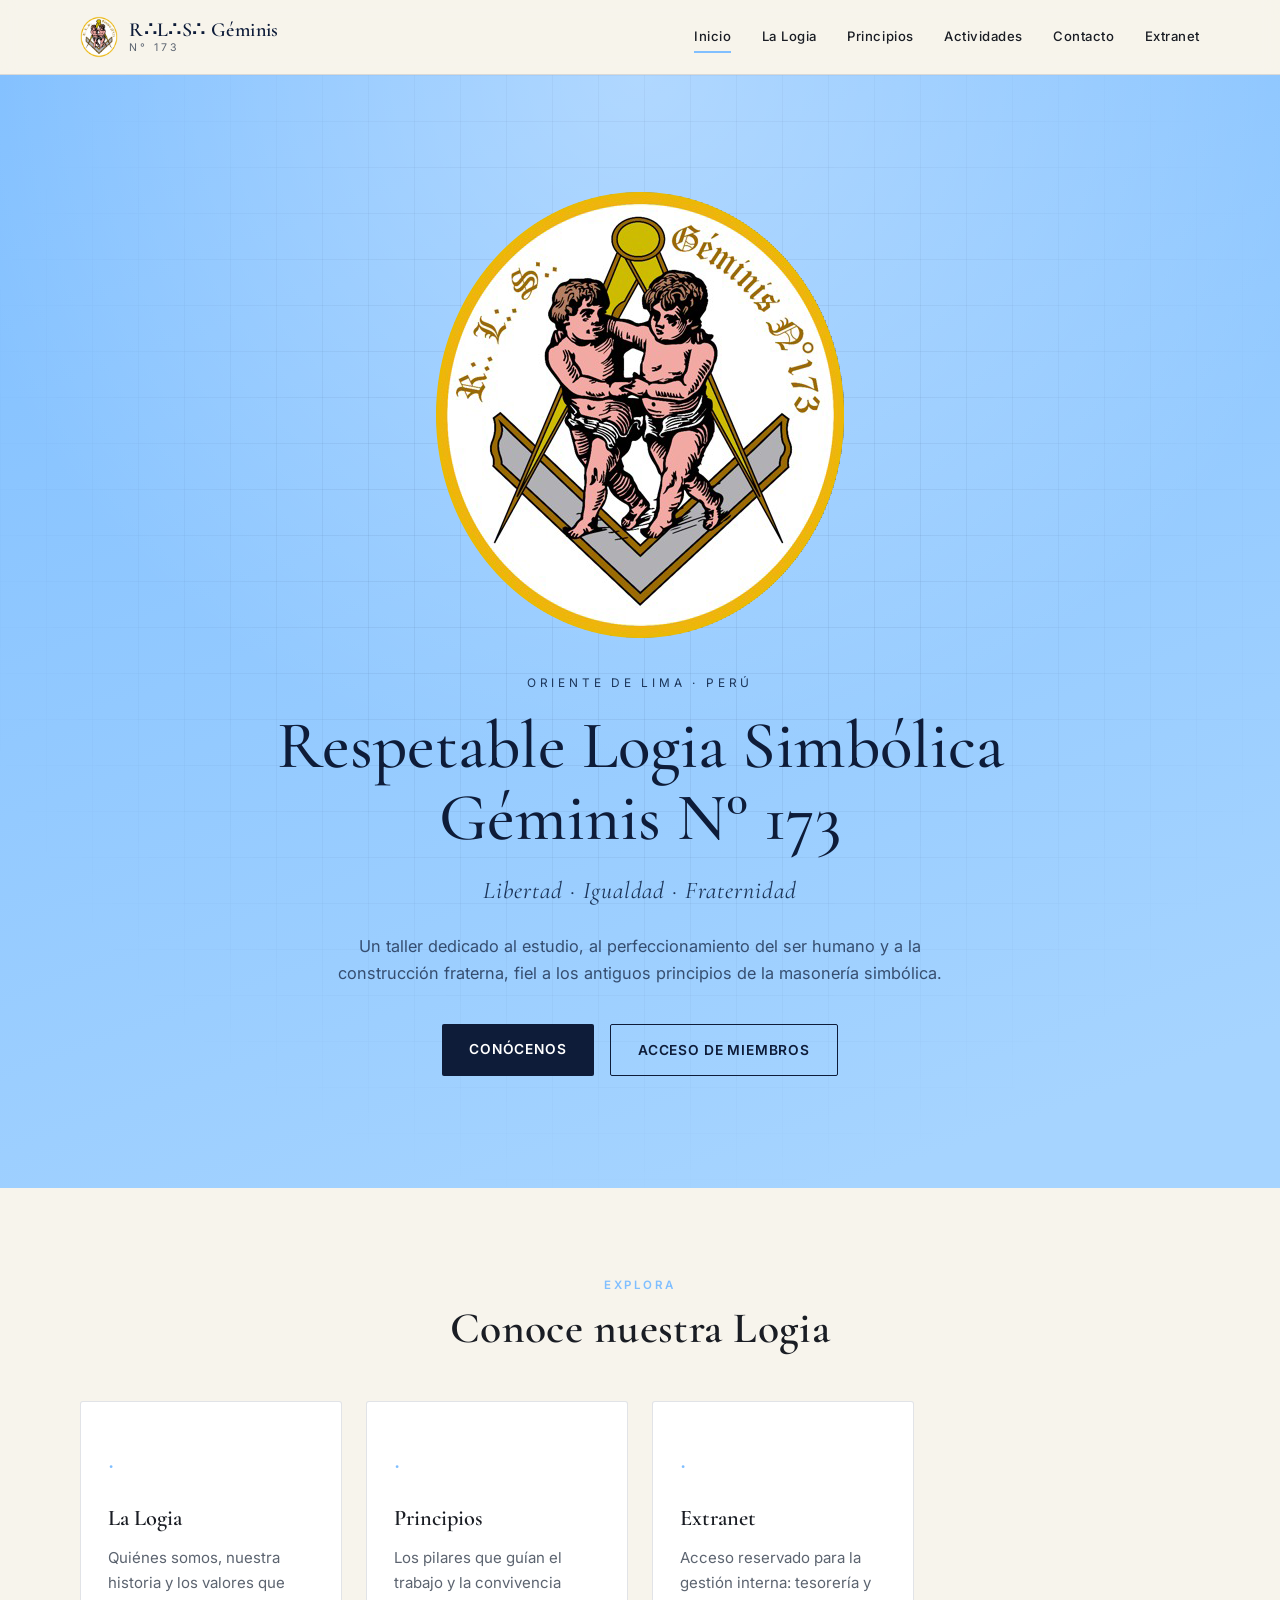
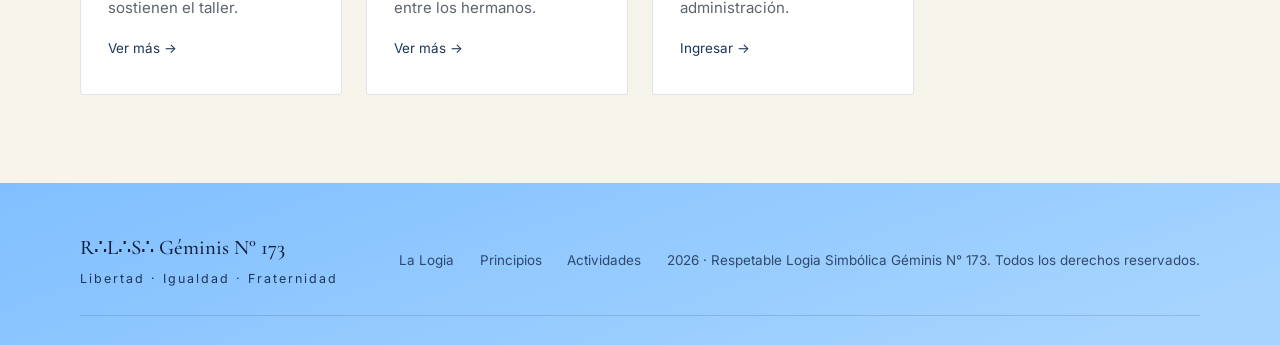
<file: index.html>
<!DOCTYPE html>
<html lang="es">
<head>
<meta charset="UTF-8">
<meta name="viewport" content="width=device-width, initial-scale=1.0">
<title>R∴L∴S∴ Géminis N° 173 — Inicio</title>
<meta name="description" content="Respetable Logia Simbólica Géminis N° 173 — Libertad, Igualdad, Fraternidad.">
<link rel="icon" type="image/png" href="Logoo.png">
<link rel="preconnect" href="https://fonts.googleapis.com">
<link rel="preconnect" href="https://fonts.gstatic.com" crossorigin>
<link href="https://fonts.googleapis.com/css2?family=Cormorant+Garamond:ital,wght@0,400;0,500;0,600;1,400&family=Inter:wght@400;500;600&display=swap" rel="stylesheet">
<link rel="stylesheet" href="styles.css">
</head>
<body>

<header class="cabecera" id="cabecera">
  <div class="contenedor cabecera__fila">
    <a href="index.html" class="marca">
      <span class="marca__emblema" aria-hidden="true">
        <img src="Logoo.png" alt="Logo R∴L∴S∴ Géminis 173" class="marca__logo">
      </span>
      <span class="marca__texto">
        <strong>R∴L∴S∴ Géminis</strong>
        <small>N° 173</small>
      </span>
    </a>
    <nav class="nav" id="nav" aria-label="Navegación principal">
      <a href="index.html" class="activo" aria-current="page">Inicio</a>
      <a href="Logia.html">La Logia</a>
      <a href="Principios.html">Principios</a>
      <a href="Actividades.html">Actividades</a>
      <a href="Contacto.html">Contacto</a>
      <a href="Extranet.html">Extranet</a>
    </nav>
    <button class="menu-btn" id="menuBtn" aria-label="Abrir menú" aria-expanded="false">
      <span></span><span></span><span></span>
    </button>
  </div>
</header>

<section class="portada" id="inicio">
  <div class="portada__velo"></div>
  <div class="contenedor portada__cont">
    <div class="portada__emblema" aria-hidden="true">
      <img src="Logoo.png" alt="Logo R∴L∴S∴ Géminis 173" class="portada__logo">
    </div>
    <p class="portada__eyebrow">Oriente de Lima · Perú</p>
    <h1 class="portada__titulo">Respetable Logia Simbólica<br>Géminis N° 173</h1>
    <p class="portada__lema">Libertad · Igualdad · Fraternidad</p>
    <p class="portada__intro">Un taller dedicado al estudio, al perfeccionamiento del ser humano y a la construcción fraterna, fiel a los antiguos principios de la masonería simbólica.</p>
    <div class="portada__acciones">
      <a href="logia.html" class="boton boton--oro">Conócenos</a>
      <a href="extranet.html" class="boton boton--linea">Acceso de miembros</a>
    </div>
  </div>
</section>

<section class="seccion">
  <div class="contenedor">
    <header class="seccion__cab revelar">
      <p class="eyebrow">Explora</p>
      <h2 class="titulo">Conoce nuestra Logia</h2>
    </header>
    <div class="tarjetas">
      <article class="tarjeta revelar">
        <span class="tarjeta__num">·</span>
        <h3>La Logia</h3>
        <p>Quiénes somos, nuestra historia y los valores que sostienen el taller.</p>
        <a href="logia.html" class="enlace-fino" style="text-align:left;margin-top:1rem;">Ver más →</a>
      </article>
      <article class="tarjeta revelar">
        <span class="tarjeta__num">·</span>
        <h3>Principios</h3>
        <p>Los pilares que guían el trabajo y la convivencia entre los hermanos.</p>
        <a href="principios.html" class="enlace-fino" style="text-align:left;margin-top:1rem;">Ver más →</a>
      </article>
      <article class="tarjeta revelar">
        <span class="tarjeta__num">·</span>
        <h3>Extranet</h3>
        <p>Acceso reservado para la gestión interna: tesorería y administración.</p>
        <a href="extranet.html" class="enlace-fino" style="text-align:left;margin-top:1rem;">Ingresar →</a>
      </article>
    </div>
  </div>
</section>

<footer class="pie">
  <div class="contenedor pie__fila">
    <div class="pie__marca">
      <strong>R∴L∴S∴ Géminis N° 173</strong>
      <span>Libertad · Igualdad · Fraternidad</span>
    </div>
    <nav class="pie__nav" aria-label="Navegación del pie">
      <a href="logia.html">La Logia</a>
      <a href="Principios.html">Principios</a>
      <a href="Actividades.html">Actividades</a>
      <a href="Extranet.html>Extranet</a>
    </nav>
  </div>
  <div class="contenedor pie__base">
    <span id="anio"></span> · Respetable Logia Simbólica Géminis N° 173. Todos los derechos reservados.
  </div>
</footer>

<script src="script.js"></script>
</body>
</html>
</file>
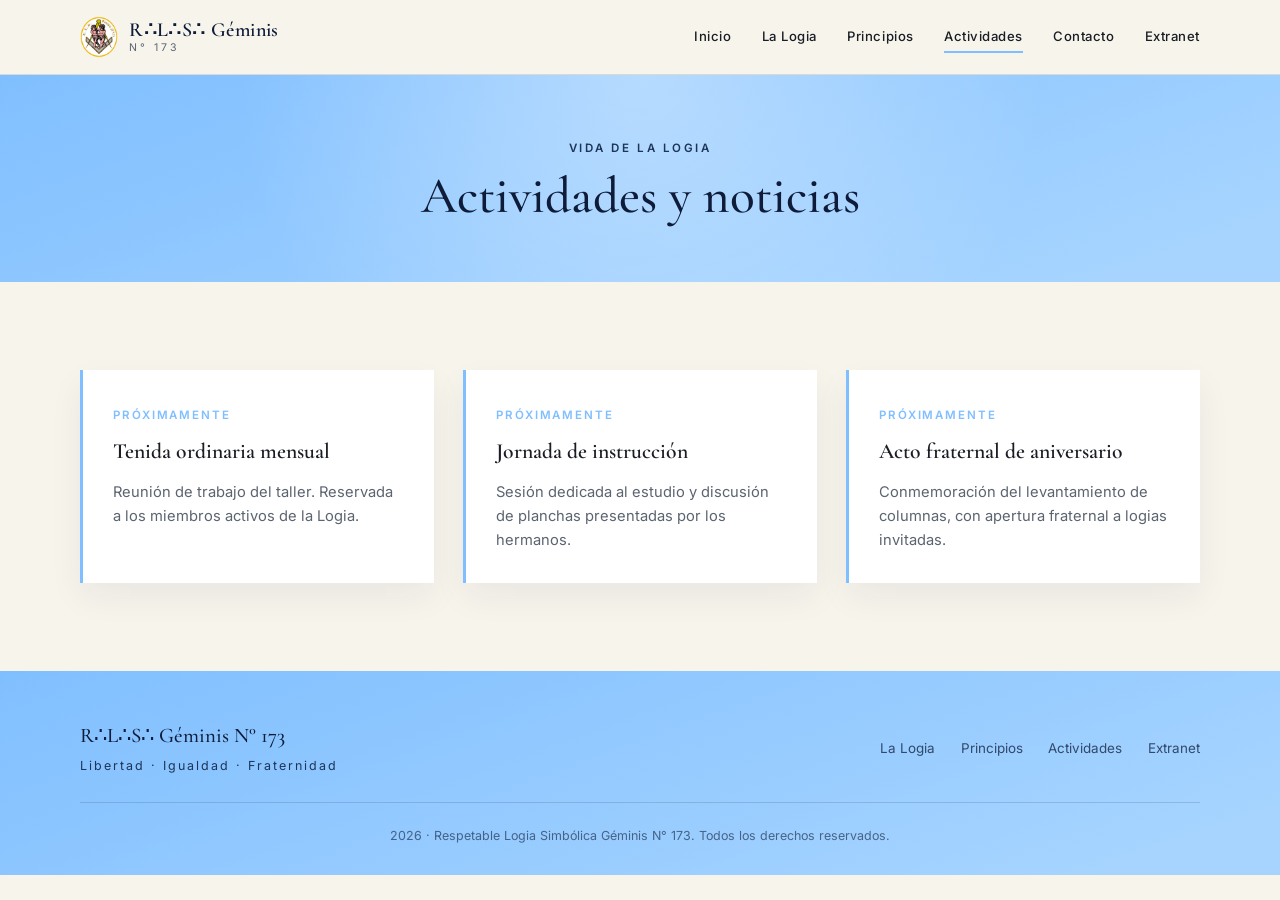
<file: Actividades.html>
<!DOCTYPE html>
<html lang="es">
<head>
<meta charset="UTF-8">
<meta name="viewport" content="width=device-width, initial-scale=1.0">
<title>R∴L∴S∴ Géminis N° 173 — Actividades</title>
<link rel="icon" type="image/png" href="Logoo.png">
<link rel="preconnect" href="https://fonts.googleapis.com">
<link rel="preconnect" href="https://fonts.gstatic.com" crossorigin>
<link href="https://fonts.googleapis.com/css2?family=Cormorant+Garamond:ital,wght@0,400;0,500;0,600;1,400&family=Inter:wght@400;500;600&display=swap" rel="stylesheet">
<link rel="stylesheet" href="styles.css">
</head>
<body>

<header class="cabecera" id="cabecera">
  <div class="contenedor cabecera__fila">
    <a href="index.html" class="marca">
      <span class="marca__emblema" aria-hidden="true">
        <img src="Logoo.png" alt="Logo R∴L∴S∴ Géminis 173" class="marca__logo">
      </span>
      <span class="marca__texto">
        <strong>R∴L∴S∴ Géminis</strong>
        <small>N° 173</small>
      </span>
    </a>
    <nav class="nav" id="nav" aria-label="Navegación principal">
      <a href="index.html">Inicio</a>
      <a href="Logia.html">La Logia</a>
      <a href="Principios.html">Principios</a>
      <a href="Actividades.html" class="activo" aria-current="page">Actividades</a>
      <a href="Contacto.html">Contacto</a>
      <a href="Extranet.html">Extranet</a>
    </nav>
    <button class="menu-btn" id="menuBtn" aria-label="Abrir menú" aria-expanded="false">
      <span></span><span></span><span></span>
    </button>
  </div>
</header>

<section class="banner">
  <div class="contenedor">
    <p class="eyebrow">Vida de la Logia</p>
    <h1>Actividades y noticias</h1>
  </div>
</section>

<section class="seccion">
  <div class="contenedor">
    <div class="notas">
      <article class="nota revelar">
        <time>Próximamente</time>
        <h3>Tenida ordinaria mensual</h3>
        <p>Reunión de trabajo del taller. Reservada a los miembros activos de la Logia.</p>
      </article>
      <article class="nota revelar">
        <time>Próximamente</time>
        <h3>Jornada de instrucción</h3>
        <p>Sesión dedicada al estudio y discusión de planchas presentadas por los hermanos.</p>
      </article>
      <article class="nota revelar">
        <time>Próximamente</time>
        <h3>Acto fraternal de aniversario</h3>
        <p>Conmemoración del levantamiento de columnas, con apertura fraternal a logias invitadas.</p>
      </article>
    </div>
  </div>
</section>

<footer class="pie">
  <div class="contenedor pie__fila">
    <div class="pie__marca">
      <strong>R∴L∴S∴ Géminis N° 173</strong>
      <span>Libertad · Igualdad · Fraternidad</span>
    </div>
    <nav class="pie__nav" aria-label="Navegación del pie">
      <a href="Logia.html">La Logia</a>
      <a href="Principios.html">Principios</a>
      <a href="Actividades.html">Actividades</a>
      <a href="Extranet.html">Extranet</a>
    </nav>
  </div>
  <div class="contenedor pie__base">
    <span id="anio"></span> · Respetable Logia Simbólica Géminis N° 173. Todos los derechos reservados.
  </div>
</footer>

<script src="script.js"></script>
</body>
</html>
</file>
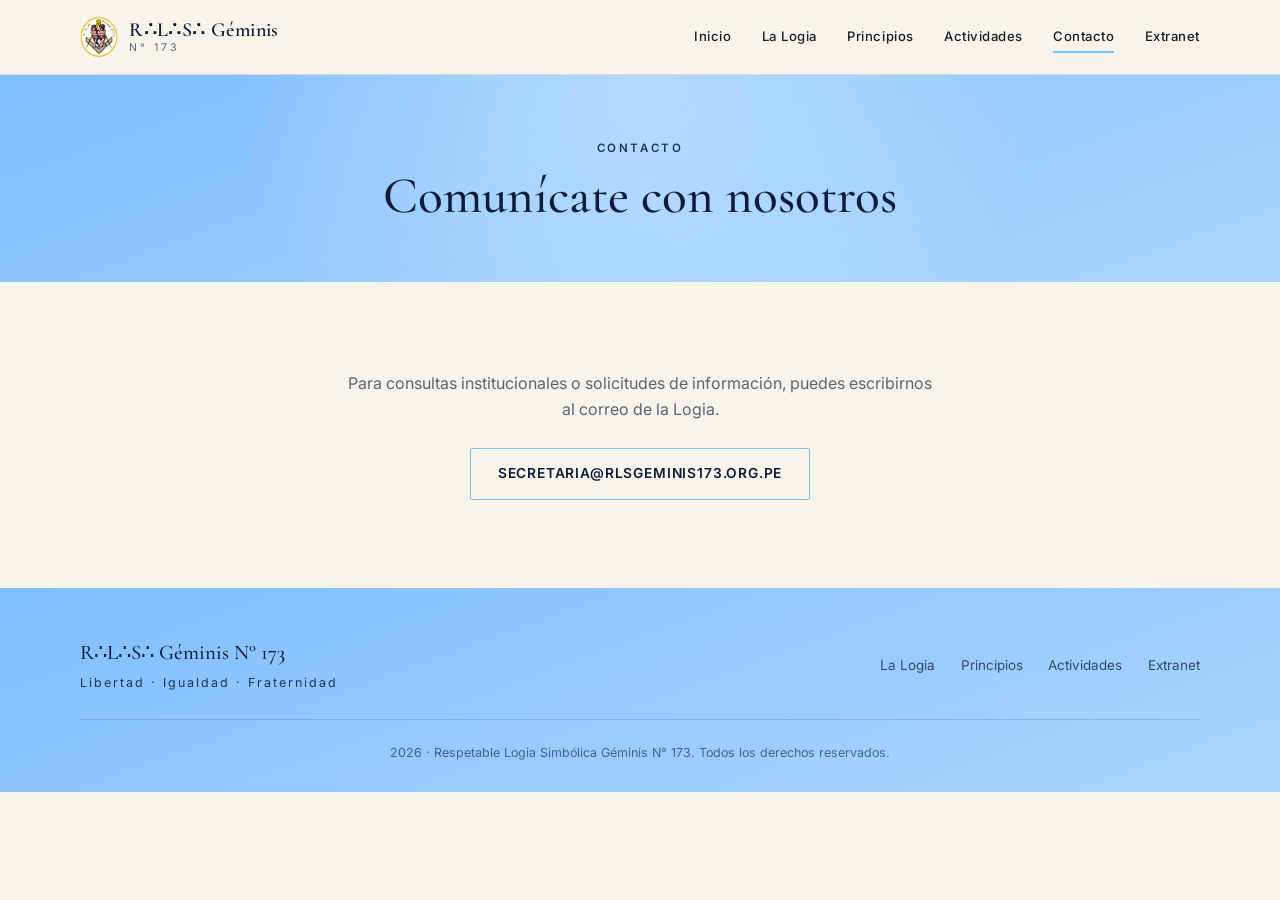
<file: Contacto.html>
<!DOCTYPE html>
<html lang="es">
<head>
<meta charset="UTF-8">
<meta name="viewport" content="width=device-width, initial-scale=1.0">
<title>R∴L∴S∴ Géminis N° 173 — Contacto</title>
<link rel="icon" type="image/png" href="Logoo.png">
<link rel="preconnect" href="https://fonts.googleapis.com">
<link rel="preconnect" href="https://fonts.gstatic.com" crossorigin>
<link href="https://fonts.googleapis.com/css2?family=Cormorant+Garamond:ital,wght@0,400;0,500;0,600;1,400&family=Inter:wght@400;500;600&display=swap" rel="stylesheet">
<link rel="stylesheet" href="styles.css">
</head>
<body>

<header class="cabecera" id="cabecera">
  <div class="contenedor cabecera__fila">
    <a href="index.html" class="marca">
      <span class="marca__emblema" aria-hidden="true">
        <img src="Logoo.png" alt="Logo R∴L∴S∴ Géminis 173" class="marca__logo">
      </span>
      <span class="marca__texto">
        <strong>R∴L∴S∴ Géminis</strong>
        <small>N° 173</small>
      </span>
    </a>
    <nav class="nav" id="nav" aria-label="Navegación principal">
      <a href="index.html">Inicio</a>
      <a href="Logia.html">La Logia</a>
      <a href="Principios.html">Principios</a>
      <a href="Actividades.html">Actividades</a>
      <a href="Contacto.html" class="activo" aria-current="page">Contacto</a>
      <a href="Extranet.html">Extranet</a>
    </nav>
    <button class="menu-btn" id="menuBtn" aria-label="Abrir menú" aria-expanded="false">
      <span></span><span></span><span></span>
    </button>
  </div>
</header>

<section class="banner">
  <div class="contenedor">
    <p class="eyebrow">Contacto</p>
    <h1>Comunícate con nosotros</h1>
  </div>
</section>

<section class="seccion">
  <div class="contenedor contacto revelar">
    <p>Para consultas institucionales o solicitudes de información, puedes escribirnos al correo de la Logia.</p>
    <a href="mailto:secretaria@rlsgeminis173.org.pe" class="boton boton--linea">secretaria@rlsgeminis173.org.pe</a>
  </div>
</section>

<footer class="pie">
  <div class="contenedor pie__fila">
    <div class="pie__marca">
      <strong>R∴L∴S∴ Géminis N° 173</strong>
      <span>Libertad · Igualdad · Fraternidad</span>
    </div>
    <nav class="pie__nav" aria-label="Navegación del pie">
      <a href="logia.html">La Logia</a>
      <a href="Principios.html">Principios</a>
      <a href="Actividades.html">Actividades</a>
      <a href="Extranet.html">Extranet</a>
    </nav>
  </div>
  <div class="contenedor pie__base">
    <span id="anio"></span> · Respetable Logia Simbólica Géminis N° 173. Todos los derechos reservados.
  </div>
</footer>

<script src="script.js"></script>
</body>
</html>
</file>
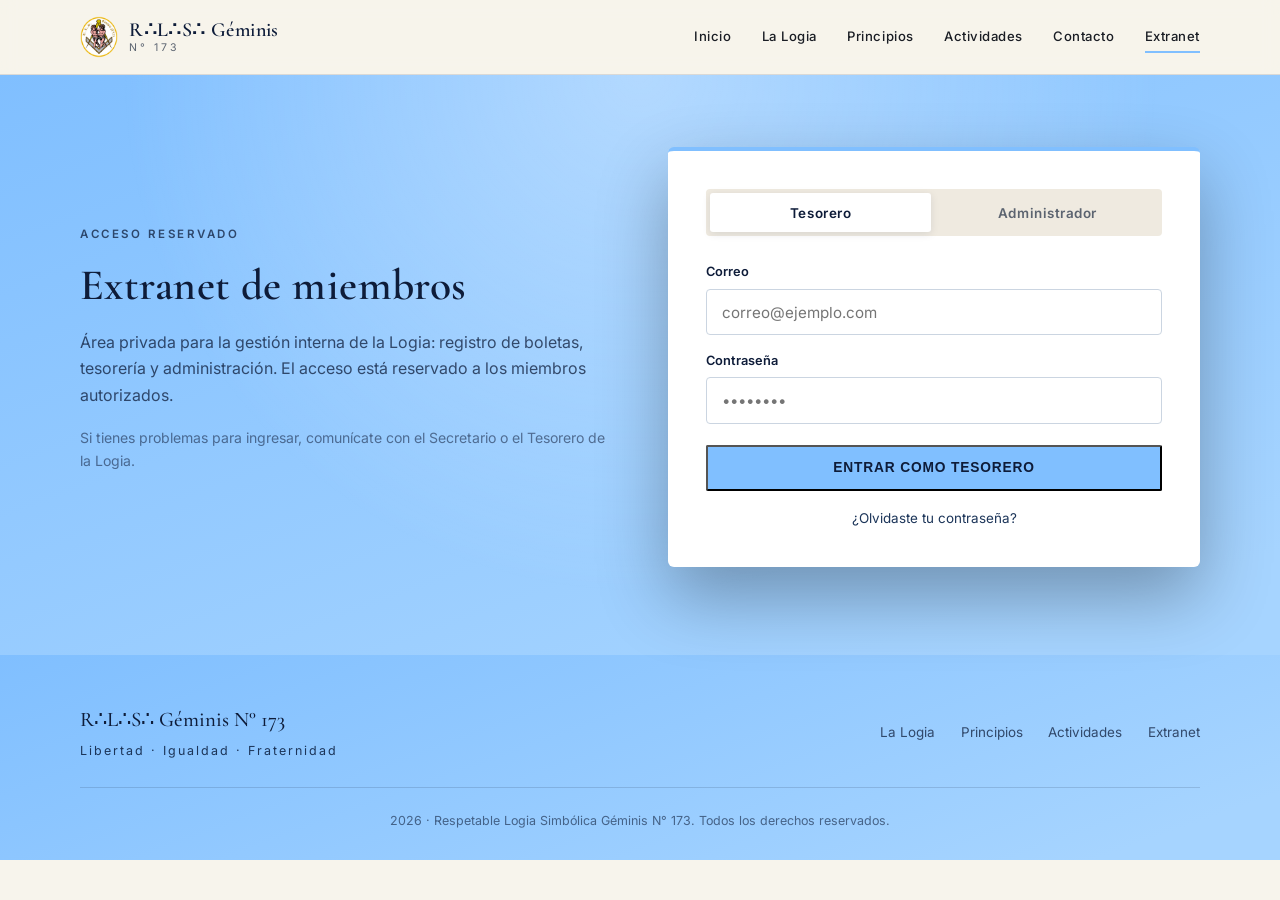
<file: Extranet.html>
<!DOCTYPE html>
<html lang="es">
<head>
<meta charset="UTF-8">
<meta name="viewport" content="width=device-width, initial-scale=1.0">
<title>R∴L∴S∴ Géminis N° 173 — Extranet</title>
<link rel="icon" type="image/png" href="Logoo.png">
<link rel="preconnect" href="https://fonts.googleapis.com">
<link rel="preconnect" href="https://fonts.gstatic.com" crossorigin>
<link href="https://fonts.googleapis.com/css2?family=Cormorant+Garamond:ital,wght@0,400;0,500;0,600;1,400&family=Inter:wght@400;500;600&display=swap" rel="stylesheet">
<link rel="stylesheet" href="styles.css">
</head>
<body>

<header class="cabecera" id="cabecera">
  <div class="contenedor cabecera__fila">
    <a href="index.html" class="marca">
      <span class="marca__emblema" aria-hidden="true">
        <img src="Logoo.png" alt="Logo R∴L∴S∴ Géminis 173" class="marca__logo">
      </span>
      <span class="marca__texto">
        <strong>R∴L∴S∴ Géminis</strong>
        <small>N° 173</small>
      </span>
    </a>
    <nav class="nav" id="nav" aria-label="Navegación principal">
      <a href="index.html">Inicio</a>
      <a href="Logia.html">La Logia</a>
      <a href="Principios.html">Principios</a>
      <a href="Actividades.html">Actividades</a>
      <a href="Contacto.html">Contacto</a>
      <a href="Extranet.html" class="activo" aria-current="page">Extranet</a>
    </nav>
    <button class="menu-btn" id="menuBtn" aria-label="Abrir menú" aria-expanded="false">
      <span></span><span></span><span></span>
    </button>
  </div>
</header>

<section class="extranet" id="extranet" style="padding-top:4.5rem;">
  <div class="contenedor extranet__cont">
    <div class="extranet__intro revelar">
      <p class="eyebrow eyebrow--claro">Acceso reservado</p>
      <h2 class="titulo titulo--claro">Extranet de miembros</h2>
      <p>Área privada para la gestión interna de la Logia: registro de boletas, tesorería y administración. El acceso está reservado a los miembros autorizados.</p>
      <p class="extranet__nota">Si tienes problemas para ingresar, comunícate con el Secretario o el Tesorero de la Logia.</p>
    </div>

    <div class="extranet__panel revelar">
      <div class="tabs" role="tablist">
        <button class="tab activo" id="tabTesorero" role="tab" aria-selected="true" data-panel="panelTesorero">Tesorero</button>
        <button class="tab" id="tabAdmin" role="tab" aria-selected="false" data-panel="panelAdmin">Administrador</button>
      </div>

      <form class="panel-acc activo" id="panelTesorero" action="login.php" method="POST">
        <label>Correo
          <input type="email" name="correo" placeholder="correo@ejemplo.com" required>
        </label>
        <label>Contraseña
          <input type="password" name="password" placeholder="••••••••" required>
        </label>
        <button type="submit" class="boton boton--oro boton--bloque">Entrar como Tesorero</button>
        <a href="recuperar.php" class="enlace-fino">¿Olvidaste tu contraseña?</a>
      </form>

      <div class="panel-acc" id="panelAdmin">
        <p class="panel-acc__texto">El ingreso de Administrador se realiza en su propio módulo seguro.</p>
        <a href="login_admin.php" class="boton boton--oscuro boton--bloque">Entrar como Administrador</a>
        <a href="recuperar.php" class="enlace-fino">¿Olvidaste tu contraseña?</a>
      </div>
    </div>
  </div>
</section>

<footer class="pie">
  <div class="contenedor pie__fila">
    <div class="pie__marca">
      <strong>R∴L∴S∴ Géminis N° 173</strong>
      <span>Libertad · Igualdad · Fraternidad</span>
    </div>
    <nav class="pie__nav" aria-label="Navegación del pie">
      <a href="Logia.html">La Logia</a>
      <a href="Principios.html">Principios</a>
      <a href="Actividades.html">Actividades</a>
      <a href="Extranet.html">Extranet</a>
    </nav>
  </div>
  <div class="contenedor pie__base">
    <span id="anio"></span> · Respetable Logia Simbólica Géminis N° 173. Todos los derechos reservados.
  </div>
</footer>

<script src="script.js"></script>
</body>
</html>
</file>
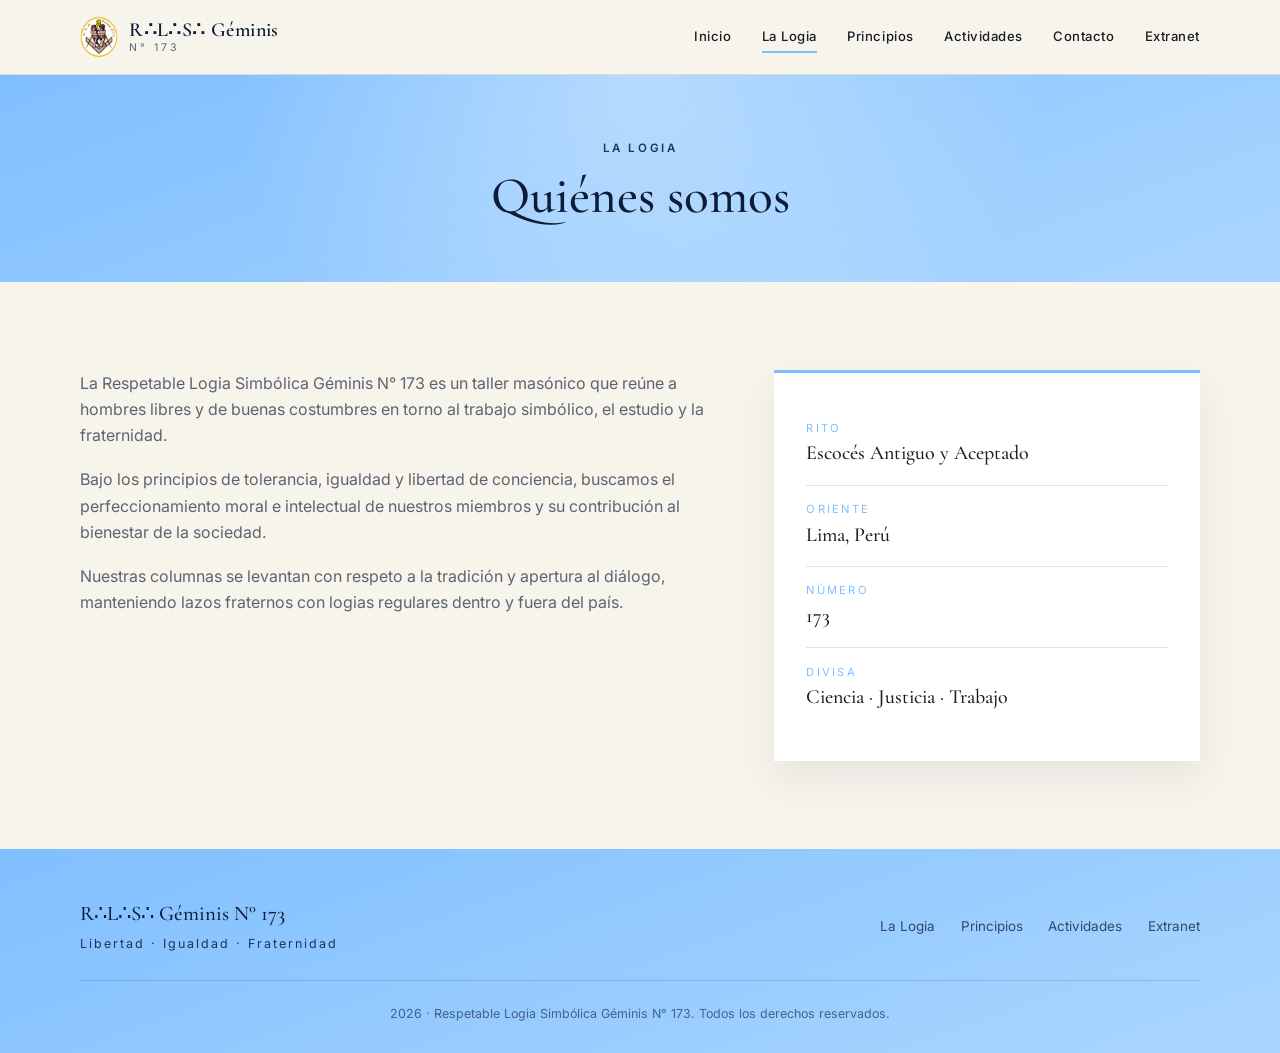
<file: Logia.html>
<!DOCTYPE html>
<html lang="es">
<head>
<meta charset="UTF-8">
<meta name="viewport" content="width=device-width, initial-scale=1.0">
<title>R∴L∴S∴ Géminis N° 173 — La Logia</title>
<link rel="icon" type="image/png" href="Logoo.png">
<link rel="preconnect" href="https://fonts.googleapis.com">
<link rel="preconnect" href="https://fonts.gstatic.com" crossorigin>
<link href="https://fonts.googleapis.com/css2?family=Cormorant+Garamond:ital,wght@0,400;0,500;0,600;1,400&family=Inter:wght@400;500;600&display=swap" rel="stylesheet">
<link rel="stylesheet" href="styles.css">
</head>
<body>

<header class="cabecera" id="cabecera">
  <div class="contenedor cabecera__fila">
    <a href="index.html" class="marca">
      <span class="marca__emblema" aria-hidden="true">
        <img src="Logoo.png" alt="Logo R∴L∴S∴ Géminis 173" class="marca__logo">
      </span>
      <span class="marca__texto">
        <strong>R∴L∴S∴ Géminis</strong>
        <small>N° 173</small>
      </span>
    </a>
    <nav class="nav" id="nav" aria-label="Navegación principal">
      <a href="index.html">Inicio</a>
      <a href="Logia.html" class="activo" aria-current="page">La Logia</a>
      <a href="Principios.html">Principios</a>
      <a href="Actividades.html">Actividades</a>
      <a href="Contacto.html">Contacto</a>
      <a href="Extranet.html">Extranet</a>
    </nav>
    <button class="menu-btn" id="menuBtn" aria-label="Abrir menú" aria-expanded="false">
      <span></span><span></span><span></span>
    </button>
  </div>
</header>

<section class="banner">
  <div class="contenedor">
    <p class="eyebrow">La Logia</p>
    <h1>Quiénes somos</h1>
  </div>
</section>

<section class="seccion">
  <div class="contenedor reja">
    <div class="reja__texto revelar">
      <p>La Respetable Logia Simbólica Géminis N° 173 es un taller masónico que reúne a hombres libres y de buenas costumbres en torno al trabajo simbólico, el estudio y la fraternidad.</p>
      <p>Bajo los principios de tolerancia, igualdad y libertad de conciencia, buscamos el perfeccionamiento moral e intelectual de nuestros miembros y su contribución al bienestar de la sociedad.</p>
      <p>Nuestras columnas se levantan con respeto a la tradición y apertura al diálogo, manteniendo lazos fraternos con logias regulares dentro y fuera del país.</p>
    </div>
    <aside class="reja__ficha revelar">
      <ul class="ficha">
        <li><span>Rito</span><strong>Escocés Antiguo y Aceptado</strong></li>
        <li><span>Oriente</span><strong>Lima, Perú</strong></li>
        <li><span>Número</span><strong>173</strong></li>
        <li><span>Divisa</span><strong>Ciencia · Justicia · Trabajo</strong></li>
      </ul>
    </aside>
  </div>
</section>

<footer class="pie">
  <div class="contenedor pie__fila">
    <div class="pie__marca">
      <strong>R∴L∴S∴ Géminis N° 173</strong>
      <span>Libertad · Igualdad · Fraternidad</span>
    </div>
    <nav class="pie__nav" aria-label="Navegación del pie">
      <a href="Logia.html">La Logia</a>
      <a href="Principios.html">Principios</a>
      <a href="Actividades.html">Actividades</a>
      <a href="Extranet.html">Extranet</a>
    </nav>
  </div>
  <div class="contenedor pie__base">
    <span id="anio"></span> · Respetable Logia Simbólica Géminis N° 173. Todos los derechos reservados.
  </div>
</footer>

<script src="script.js"></script>
</body>
</html>
</file>
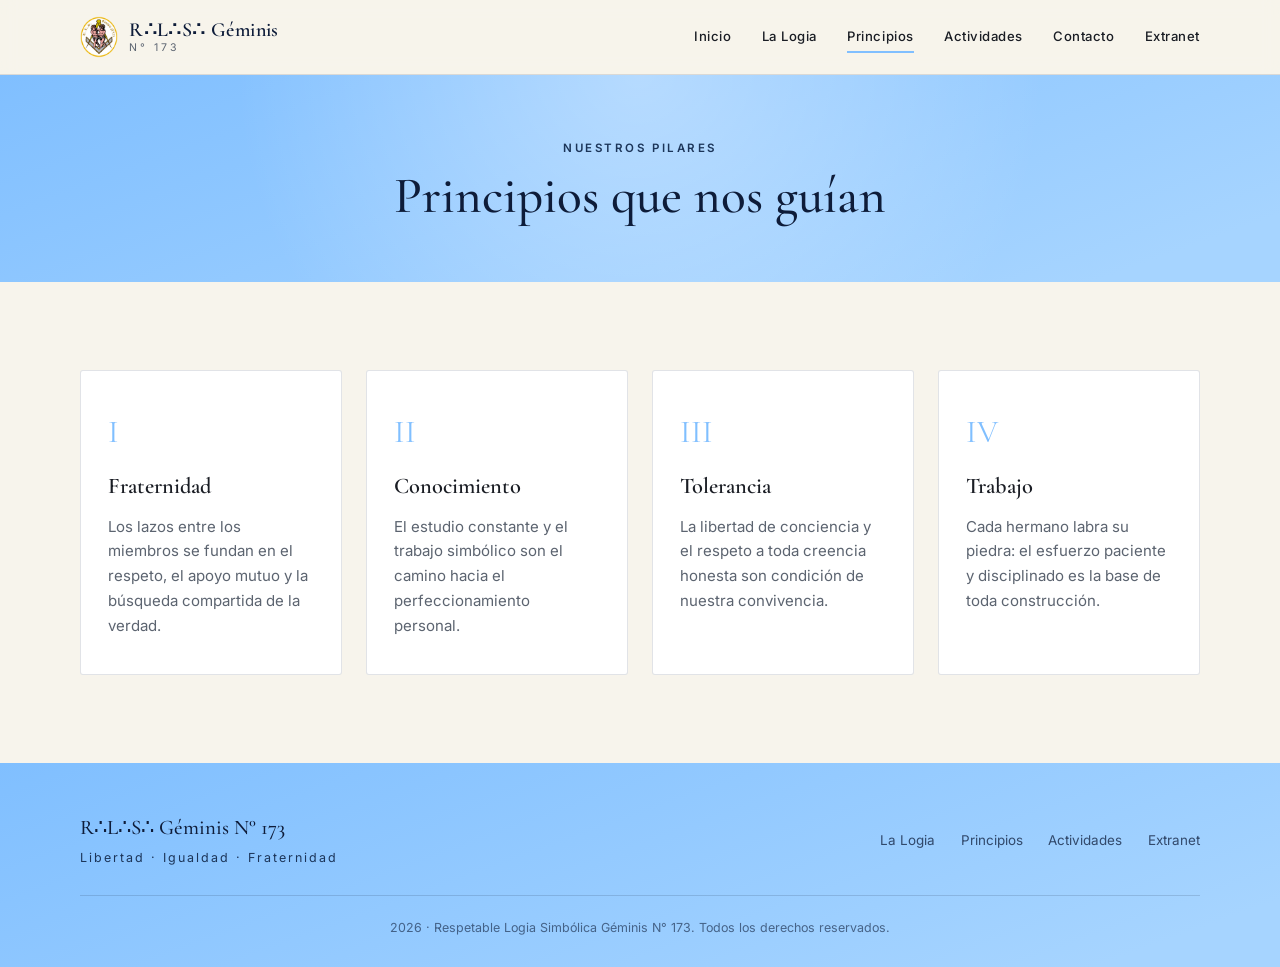
<file: Principios.html>
<!DOCTYPE html>
<html lang="es">
<head>
<meta charset="UTF-8">
<meta name="viewport" content="width=device-width, initial-scale=1.0">
<title>R∴L∴S∴ Géminis N° 173 — Principios</title>
<link rel="icon" type="image/png" href="Logoo.png">
<link rel="preconnect" href="https://fonts.googleapis.com">
<link rel="preconnect" href="https://fonts.gstatic.com" crossorigin>
<link href="https://fonts.googleapis.com/css2?family=Cormorant+Garamond:ital,wght@0,400;0,500;0,600;1,400&family=Inter:wght@400;500;600&display=swap" rel="stylesheet">
<link rel="stylesheet" href="styles.css">
</head>
<body>

<header class="cabecera" id="cabecera">
  <div class="contenedor cabecera__fila">
    <a href="index.html" class="marca">
      <span class="marca__emblema" aria-hidden="true">
        <img src="Logoo.png" alt="Logo R∴L∴S∴ Géminis 173" class="marca__logo">
      </span>
      <span class="marca__texto">
        <strong>R∴L∴S∴ Géminis</strong>
        <small>N° 173</small>
      </span>
    </a>
    <nav class="nav" id="nav" aria-label="Navegación principal">
      <a href="index.html">Inicio</a>
      <a href="Logia.html">La Logia</a>
      <a href="Principios.html" class="activo" aria-current="page">Principios</a>
      <a href="Actividades.html">Actividades</a>
      <a href="Contacto.html">Contacto</a>
      <a href="Extranet.html">Extranet</a>
    </nav>
    <button class="menu-btn" id="menuBtn" aria-label="Abrir menú" aria-expanded="false">
      <span></span><span></span><span></span>
    </button>
  </div>
</header>

<section class="banner">
  <div class="contenedor">
    <p class="eyebrow">Nuestros pilares</p>
    <h1>Principios que nos guían</h1>
  </div>
</section>

<section class="seccion">
  <div class="contenedor">
    <div class="tarjetas">
      <article class="tarjeta revelar">
        <span class="tarjeta__num">I</span>
        <h3>Fraternidad</h3>
        <p>Los lazos entre los miembros se fundan en el respeto, el apoyo mutuo y la búsqueda compartida de la verdad.</p>
      </article>
      <article class="tarjeta revelar">
        <span class="tarjeta__num">II</span>
        <h3>Conocimiento</h3>
        <p>El estudio constante y el trabajo simbólico son el camino hacia el perfeccionamiento personal.</p>
      </article>
      <article class="tarjeta revelar">
        <span class="tarjeta__num">III</span>
        <h3>Tolerancia</h3>
        <p>La libertad de conciencia y el respeto a toda creencia honesta son condición de nuestra convivencia.</p>
      </article>
      <article class="tarjeta revelar">
        <span class="tarjeta__num">IV</span>
        <h3>Trabajo</h3>
        <p>Cada hermano labra su piedra: el esfuerzo paciente y disciplinado es la base de toda construcción.</p>
      </article>
    </div>
  </div>
</section>

<footer class="pie">
  <div class="contenedor pie__fila">
    <div class="pie__marca">
      <strong>R∴L∴S∴ Géminis N° 173</strong>
      <span>Libertad · Igualdad · Fraternidad</span>
    </div>
    <nav class="pie__nav" aria-label="Navegación del pie">
      <a href="Logia.html">La Logia</a>
      <a href="Principios.html">Principios</a>
      <a href="Actividades.html">Actividades</a>
      <a href="Extranet.html">Extranet</a>
    </nav>
  </div>
  <div class="contenedor pie__base">
    <span id="anio"></span> · Respetable Logia Simbólica Géminis N° 173. Todos los derechos reservados.
  </div>
</footer>

<script src="script.js"></script>
</body>
</html>
</file>
<file: styles.css>
/* =========================================================
   R∴L∴S∴ Géminis N° 173 — Hoja de estilos
   ========================================================= */

:root{
  --azul-profundo:#0e1c39;
  --azul-medio:#1c3559;
  --azul-claro:#80bfff;
  --azul-claro2:#a6d4ff;
  --marfil:#f7f4ec;
  --marfil-2:#efeae0;
  --tinta:#1a1d24;
  --gris:#5c6470;
  --linea:rgba(14,28,57,.12);
}

*{box-sizing:border-box;}
html{scroll-behavior:smooth;}
body{
  margin:0;
  font-family:'Inter',system-ui,Arial,sans-serif;
  color:var(--tinta);
  background:var(--marfil);
  line-height:1.65;
  -webkit-font-smoothing:antialiased;
}
img{max-width:100%;display:block;}
a{color:inherit;text-decoration:none;}

.contenedor{
  width:min(1120px,92%);
  margin-inline:auto;
}

/* ---------- Tipografía base ---------- */
.eyebrow{
  font-size:.72rem;
  letter-spacing:.22em;
  text-transform:uppercase;
  color:var(--azul-claro);
  font-weight:600;
  margin:0 0 .6rem;
}
.eyebrow--claro{color:var(--azul-medio);}
.titulo{
  font-family:'Cormorant Garamond',Georgia,serif;
  font-weight:600;
  font-size:clamp(1.9rem,3.4vw,2.8rem);
  line-height:1.12;
  margin:0 0 1.2rem;
  letter-spacing:.01em;
}
.titulo--claro{color:var(--azul-profundo);}

/* ---------- Botones ---------- */
.boton{
  display:inline-block;
  padding:.85rem 1.7rem;
  font-size:.86rem;
  font-weight:600;
  letter-spacing:.06em;
  text-transform:uppercase;
  border-radius:2px;
  transition:transform .2s,background .2s,color .2s,border-color .2s;
}
.boton:hover{transform:translateY(-2px);}
.boton--oro{background:var(--azul-claro);color:var(--azul-profundo);}
.boton--oro:hover{background:var(--azul-claro2);}
.boton--oscuro{background:var(--azul-profundo);color:#fff;}
.boton--oscuro:hover{background:var(--azul-medio);}
.boton--linea{border:1px solid var(--azul-claro);color:var(--azul-profundo);}
.boton--linea:hover{background:var(--azul-claro);color:var(--azul-profundo);}
.boton--bloque{width:100%;text-align:center;}

/* ---------- Encabezado ---------- */
.cabecera{
  position:sticky;top:0;z-index:50;
  background:rgba(247,244,236,.9);
  backdrop-filter:blur(8px);
  border-bottom:1px solid var(--linea);
  transition:box-shadow .3s;
}
.cabecera.encogido{box-shadow:0 6px 24px rgba(14,28,57,.1);}
.cabecera__fila{
  display:flex;align-items:center;justify-content:space-between;
  height:74px;
}
.marca{display:flex;align-items:center;gap:.7rem;color:var(--azul-profundo);}
.marca__emblema{color:var(--azul-claro);display:flex;}
.marca__logo{height:42px;width:auto;}
.marca__texto{display:flex;flex-direction:column;line-height:1;}
.marca__texto strong{
  font-family:'Cormorant Garamond',serif;
  font-size:1.25rem;font-weight:600;letter-spacing:.02em;
}
.marca__texto small{
  font-size:.66rem;letter-spacing:.28em;text-transform:uppercase;
  color:var(--gris);margin-top:3px;
}

.nav{display:flex;align-items:center;gap:1.9rem;}
.nav a{
  font-size:.82rem;font-weight:500;letter-spacing:.04em;
  color:var(--tinta);position:relative;padding:.3rem 0;
}
.nav a::after{
  content:"";position:absolute;left:0;bottom:0;
  width:0;height:1.5px;background:var(--azul-claro);transition:width .25s;
}
.nav a:hover::after{width:100%;}
.nav a.activo::after{width:100%;}

.menu-btn{
  display:none;flex-direction:column;gap:5px;
  background:none;border:none;cursor:pointer;padding:6px;
}
.menu-btn span{width:24px;height:2px;background:var(--azul-profundo);transition:.3s;}
.menu-btn.activo span:nth-child(1){transform:translateY(7px) rotate(45deg);}
.menu-btn.activo span:nth-child(2){opacity:0;}
.menu-btn.activo span:nth-child(3){transform:translateY(-7px) rotate(-45deg);}

/* ---------- Portada ---------- */
.portada{
  position:relative;
  background:
    radial-gradient(circle at 50% 0%,rgba(255,255,255,.35),transparent 55%),
    linear-gradient(160deg,#80bfff,#a6d4ff 90%);
  color:var(--azul-profundo);
  text-align:center;
  padding:6.5rem 0 7rem;
  overflow:hidden;
}
.portada__velo{
  position:absolute;inset:0;
  background-image:
    linear-gradient(rgba(14,28,57,.06) 1px,transparent 1px),
    linear-gradient(90deg,rgba(14,28,57,.06) 1px,transparent 1px);
  background-size:46px 46px;
  mask-image:radial-gradient(circle at 50% 40%,#000 30%,transparent 75%);
  -webkit-mask-image:radial-gradient(circle at 50% 40%,#000 30%,transparent 75%);
  pointer-events:none;
}
.portada__cont{position:relative;z-index:1;}
.portada__emblema{color:var(--azul-profundo);display:flex;justify-content:center;margin-bottom:1.4rem;animation:aparecer 1s ease both;}
.portada__eyebrow{
  font-size:.74rem;letter-spacing:.32em;text-transform:uppercase;
  color:var(--azul-medio);margin:0 0 1rem;
}
.portada__titulo{
  font-family:'Cormorant Garamond',serif;
  font-weight:500;
  font-size:clamp(2.4rem,6vw,4.2rem);
  line-height:1.07;
  margin:0 0 1.1rem;
  color:var(--azul-profundo);
}
.portada__lema{
  font-family:'Cormorant Garamond',serif;
  font-style:italic;
  font-size:clamp(1.1rem,2.4vw,1.5rem);
  color:var(--azul-medio);
  letter-spacing:.04em;
  margin:0 0 1.4rem;
}
.portada__intro{
  max-width:620px;margin:0 auto 2.3rem;
  color:rgba(14,28,57,.72);font-size:1.02rem;
}
.portada__acciones{display:flex;gap:1rem;justify-content:center;flex-wrap:wrap;}
/* Botones de la portada adaptados al fondo claro */
.portada .boton--oro{background:var(--azul-profundo);color:#fff;}
.portada .boton--oro:hover{background:var(--azul-medio);}
.portada .boton--linea{border-color:var(--azul-profundo);color:var(--azul-profundo);}
.portada .boton--linea:hover{background:var(--azul-profundo);color:#fff;}

/* ---------- Secciones ---------- */
.seccion{padding:5.5rem 0;}
.seccion--alt{background:var(--marfil-2);}
.seccion__cab{text-align:center;max-width:640px;margin:0 auto 3rem;}

/* ---------- Banner de páginas internas ---------- */
.banner{
  background:
    radial-gradient(circle at 50% 0%,rgba(255,255,255,.35),transparent 60%),
    linear-gradient(160deg,#80bfff,#a6d4ff 90%);
  color:var(--azul-profundo);text-align:center;padding:4rem 0 3.6rem;
}
.banner h1{
  font-family:'Cormorant Garamond',serif;font-weight:500;
  font-size:clamp(2rem,4.5vw,3.2rem);line-height:1.1;margin:.4rem 0 0;
}
.banner .eyebrow{color:var(--azul-medio);}

/* La Logia */
.reja{
  display:grid;grid-template-columns:1.5fr 1fr;gap:3.5rem;align-items:start;
}
.reja__texto p{color:var(--gris);margin:0 0 1.1rem;}
.ficha{list-style:none;margin:0;padding:2rem;background:#fff;border-top:3px solid var(--azul-claro);box-shadow:0 18px 40px rgba(14,28,57,.07);}
.ficha li{display:flex;flex-direction:column;padding:.9rem 0;border-bottom:1px solid var(--linea);}
.ficha li:last-child{border-bottom:none;}
.ficha span{font-size:.7rem;letter-spacing:.2em;text-transform:uppercase;color:var(--azul-claro);}
.ficha strong{font-family:'Cormorant Garamond',serif;font-size:1.25rem;font-weight:500;}

/* Principios */
.tarjetas{display:grid;grid-template-columns:repeat(4,1fr);gap:1.5rem;}
.tarjeta{
  background:#fff;padding:2.2rem 1.7rem;border-radius:3px;
  border:1px solid var(--linea);
  transition:transform .25s,box-shadow .25s;
}
.tarjeta:hover{transform:translateY(-6px);box-shadow:0 22px 44px rgba(14,28,57,.1);}
.tarjeta__num{
  font-family:'Cormorant Garamond',serif;font-size:2rem;color:var(--azul-claro);
  display:block;margin-bottom:.6rem;
}
.tarjeta h3{font-family:'Cormorant Garamond',serif;font-size:1.4rem;font-weight:600;margin:0 0 .6rem;}
.tarjeta p{color:var(--gris);font-size:.94rem;margin:0;}

/* Actividades */
.notas{display:grid;grid-template-columns:repeat(3,1fr);gap:1.8rem;}
.nota{padding:1.9rem;background:#fff;border-left:3px solid var(--azul-claro);box-shadow:0 14px 32px rgba(14,28,57,.06);}
.nota time{font-size:.72rem;letter-spacing:.16em;text-transform:uppercase;color:var(--azul-claro);font-weight:600;}
.nota h3{font-family:'Cormorant Garamond',serif;font-size:1.35rem;font-weight:600;margin:.5rem 0 .6rem;}
.nota p{color:var(--gris);font-size:.92rem;margin:0;}

/* ---------- Extranet ---------- */
.extranet{
  background:
    radial-gradient(circle at 50% 0%,rgba(255,255,255,.35),transparent 60%),
    linear-gradient(160deg,#80bfff,#a6d4ff 90%);
  color:var(--azul-profundo);padding:5.5rem 0;
}
.extranet__cont{display:grid;grid-template-columns:1fr 1fr;gap:3.5rem;align-items:center;}
.extranet__intro p{color:rgba(14,28,57,.75);margin:0 0 1.1rem;}
.extranet__nota{font-size:.88rem;color:rgba(14,28,57,.55)!important;}

.extranet__panel{
  background:#fff;color:var(--tinta);
  border-radius:6px;padding:2.4rem;border-top:4px solid var(--azul-claro);
  box-shadow:0 30px 70px rgba(0,0,0,.3);
}
.tabs{display:flex;gap:.4rem;margin-bottom:1.6rem;background:var(--marfil-2);padding:4px;border-radius:4px;}
.tab{
  flex:1;padding:.7rem;border:none;background:none;cursor:pointer;
  font-family:inherit;font-size:.84rem;font-weight:600;letter-spacing:.04em;
  color:var(--gris);border-radius:3px;transition:background .2s,color .2s;
}
.tab.activo{background:#fff;color:var(--azul-profundo);box-shadow:0 2px 8px rgba(14,28,57,.1);}

.panel-acc{display:none;flex-direction:column;}
.panel-acc.activo{display:flex;animation:aparecer .3s ease both;}
.panel-acc label{font-size:.8rem;font-weight:600;color:var(--azul-profundo);margin-bottom:.9rem;display:flex;flex-direction:column;gap:.4rem;}
.panel-acc input{
  padding:.8rem .9rem;border:1px solid #cbd5e1;border-radius:4px;
  font-size:.95rem;font-family:inherit;transition:border-color .2s,box-shadow .2s;
}
.panel-acc input:focus{outline:none;border-color:var(--azul-claro);box-shadow:0 0 0 3px rgba(128,191,255,.18);}
.panel-acc__texto{color:var(--gris);font-size:.92rem;margin:.2rem 0 1.3rem;}
.panel-acc .boton{margin-top:.4rem;}
.enlace-fino{display:block;text-align:center;margin-top:1rem;font-size:.84rem;color:var(--azul-medio);}
.enlace-fino:hover{color:var(--azul-claro);text-decoration:underline;}

/* ---------- Contacto ---------- */
.contacto{text-align:center;max-width:600px;margin-inline:auto;}
.contacto p{color:var(--gris);margin:0 0 1.6rem;}

/* ---------- Pie ---------- */
.pie{background:linear-gradient(160deg,#80bfff,#a6d4ff 90%);color:var(--azul-profundo);padding:3rem 0 1.8rem;}
.pie__fila{display:flex;justify-content:space-between;align-items:center;gap:1.5rem;flex-wrap:wrap;padding-bottom:1.6rem;border-bottom:1px solid rgba(14,28,57,.15);}
.pie__marca{display:flex;flex-direction:column;}
.pie__marca strong{font-family:'Cormorant Garamond',serif;font-size:1.3rem;font-weight:500;}
.pie__marca span{font-size:.78rem;letter-spacing:.16em;color:var(--azul-medio);margin-top:.2rem;}
.pie__nav{display:flex;gap:1.6rem;flex-wrap:wrap;}
.pie__nav a{font-size:.84rem;color:rgba(14,28,57,.75);}
.pie__nav a:hover{color:var(--azul-profundo);}
.pie__base{margin-top:1.4rem;font-size:.78rem;color:rgba(14,28,57,.6);text-align:center;}

/* ---------- Animaciones ---------- */
@keyframes aparecer{from{opacity:0;transform:translateY(14px);}to{opacity:1;transform:translateY(0);}}
.revelar{opacity:0;transform:translateY(24px);transition:opacity .7s ease,transform .7s ease;}
.revelar.visible{opacity:1;transform:translateY(0);}

/* ---------- Responsivo ---------- */
@media (max-width:900px){
  .reja,.extranet__cont{grid-template-columns:1fr;gap:2.5rem;}
  .tarjetas{grid-template-columns:repeat(2,1fr);}
  .notas{grid-template-columns:1fr;}
}
@media (max-width:720px){
  .menu-btn{display:flex;}
  .nav{
    position:absolute;top:74px;left:0;right:0;
    flex-direction:column;align-items:stretch;gap:0;
    background:var(--marfil);border-bottom:1px solid var(--linea);
    padding:.5rem 6%;
    max-height:0;overflow:hidden;transition:max-height .35s ease;
  }
  .nav.abierto{max-height:420px;}
  .nav a{padding:.9rem 0;border-bottom:1px solid var(--linea);}
  .tarjetas{grid-template-columns:1fr;}
  .seccion{padding:4rem 0;}
  .portada{padding:4.5rem 0 5rem;}
}

/* ---------- Accesibilidad ---------- */
:focus-visible{outline:2px solid var(--azul-claro);outline-offset:3px;}
@media (prefers-reduced-motion:reduce){
  *{animation:none!important;transition:none!important;scroll-behavior:auto;}
  .revelar{opacity:1;transform:none;}
}
</file>
